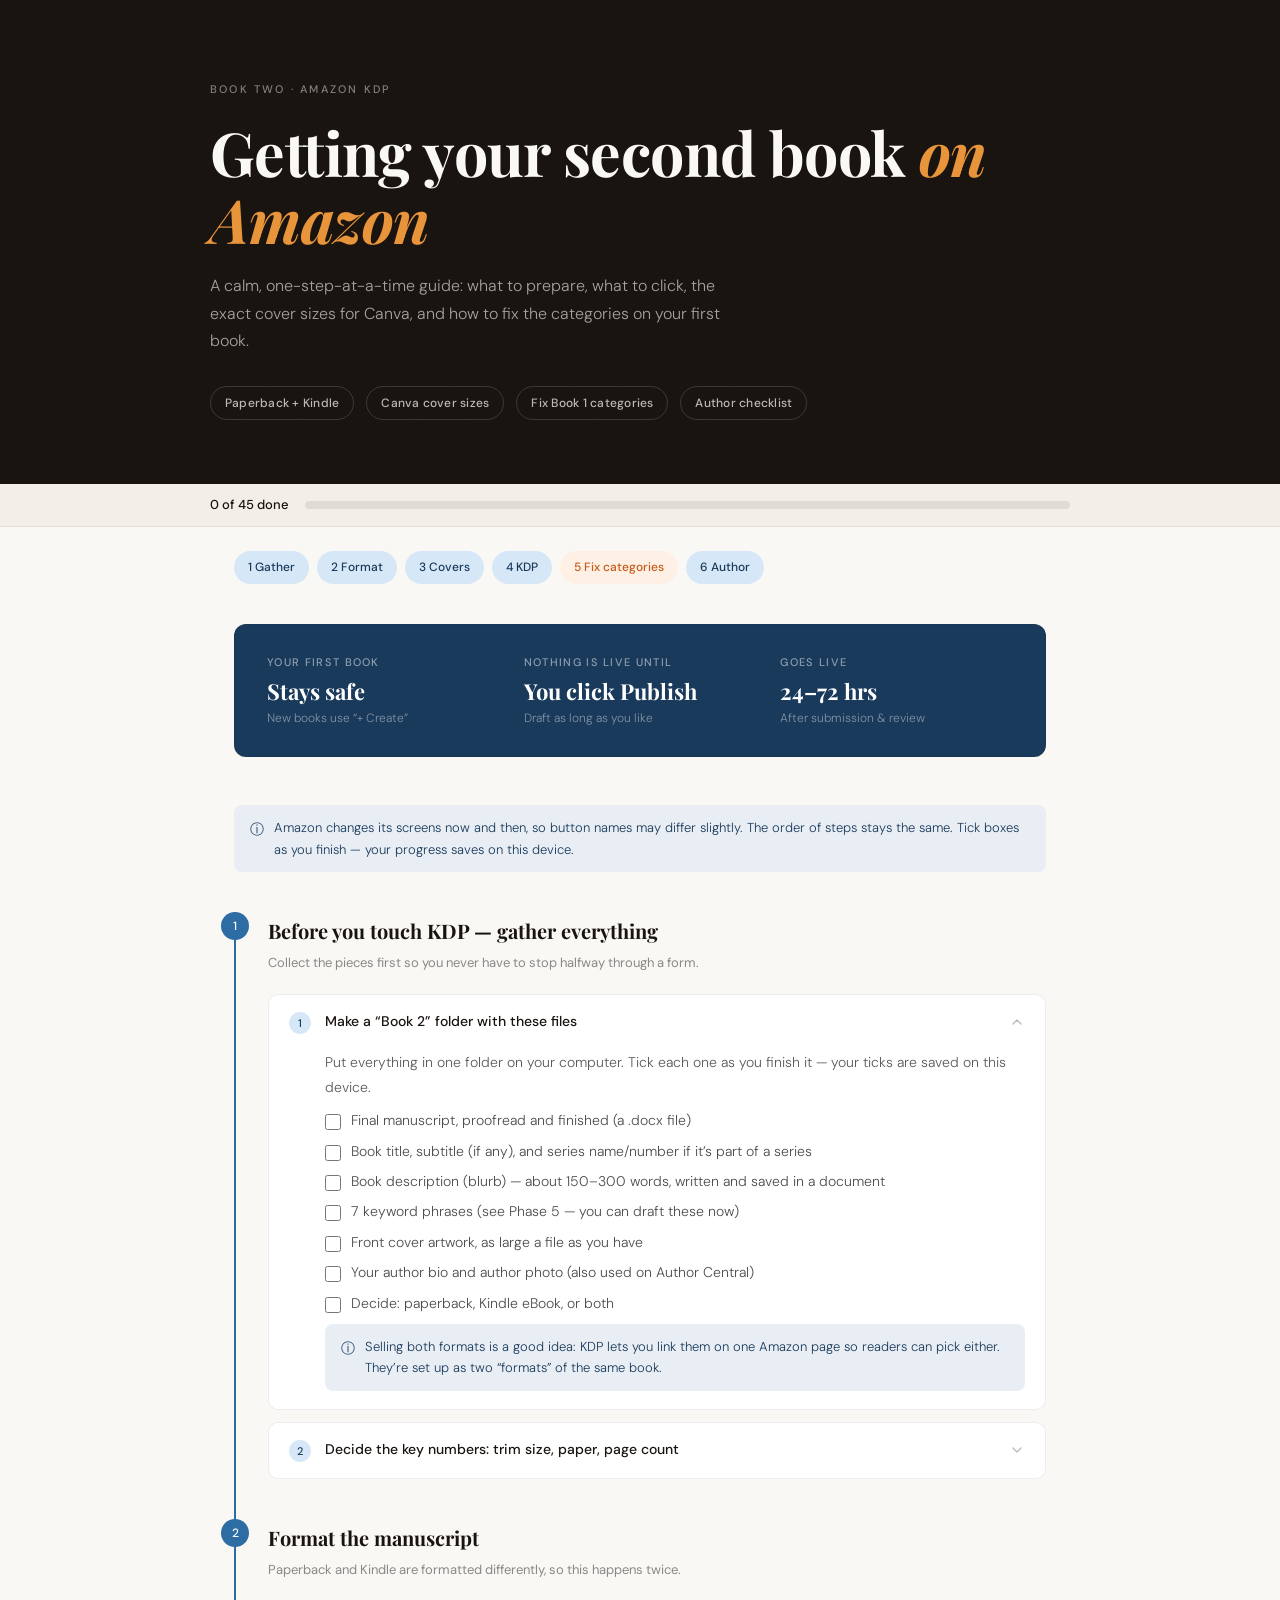
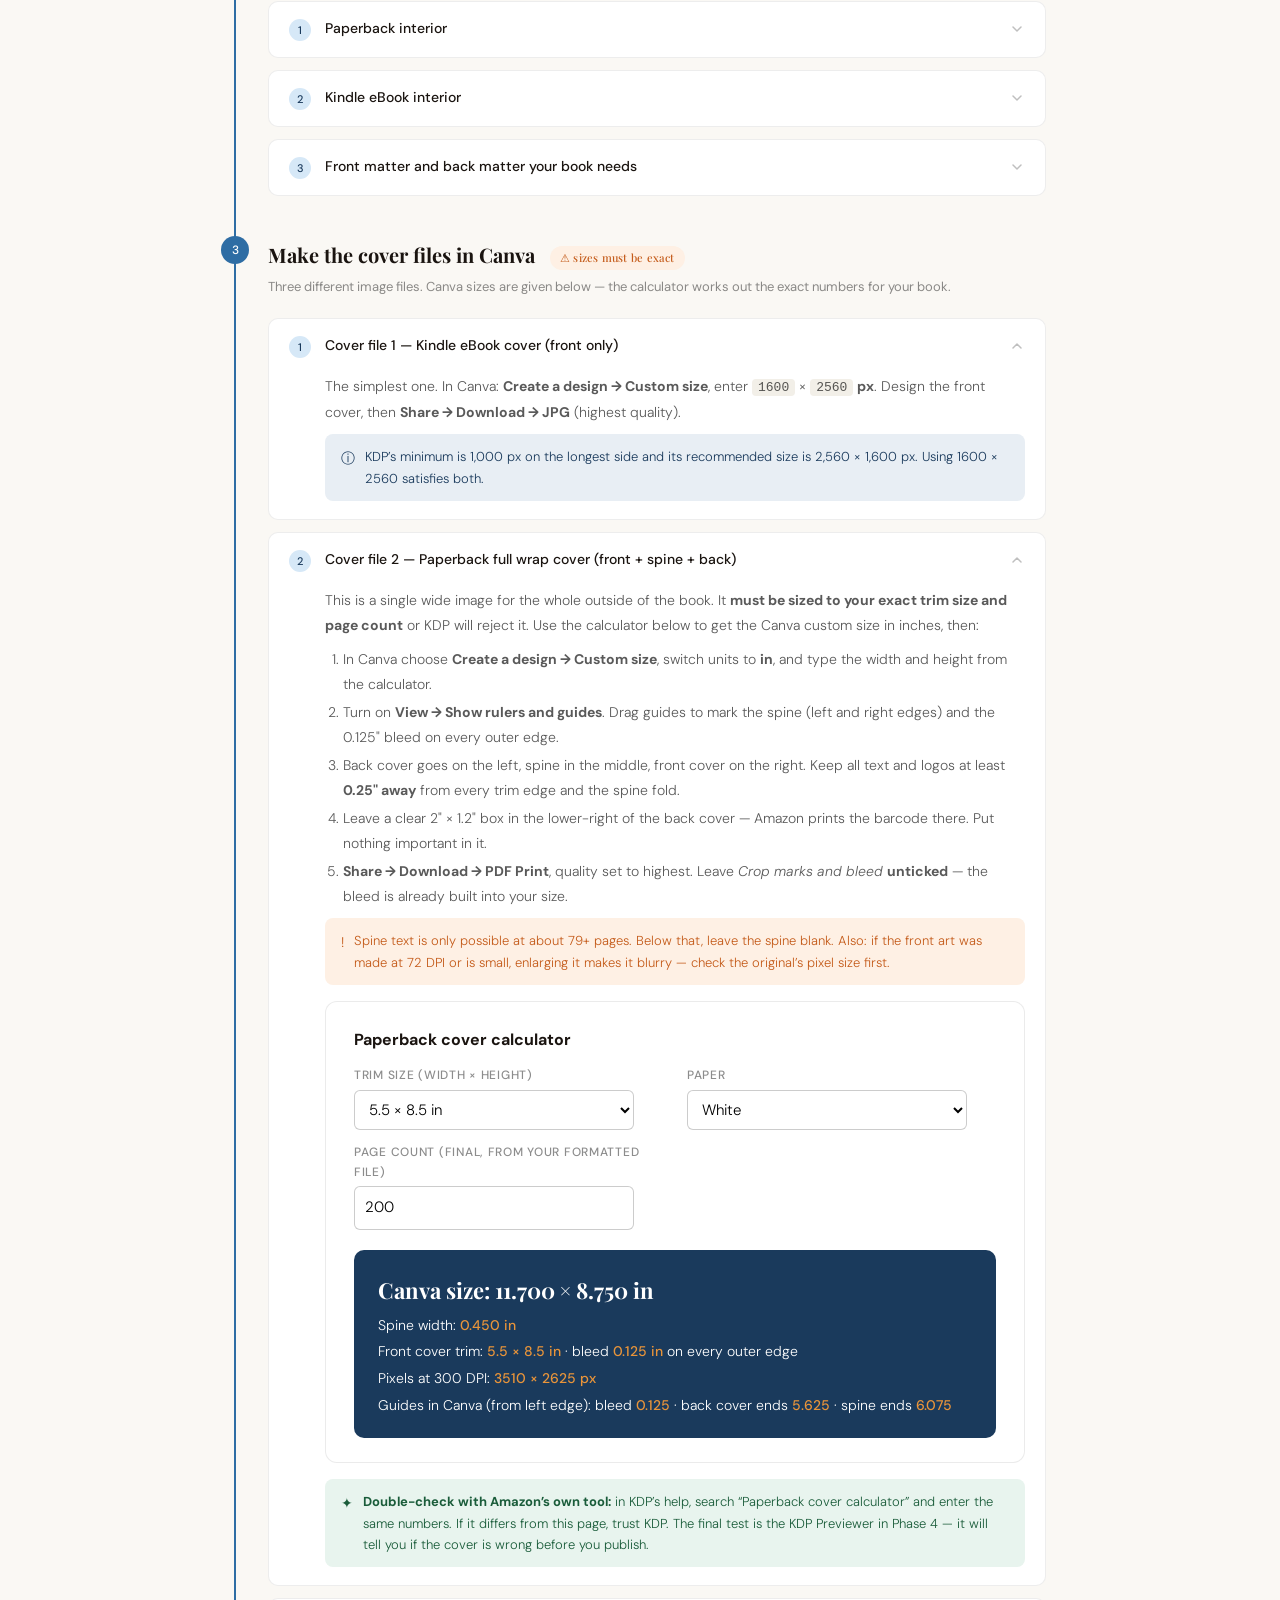
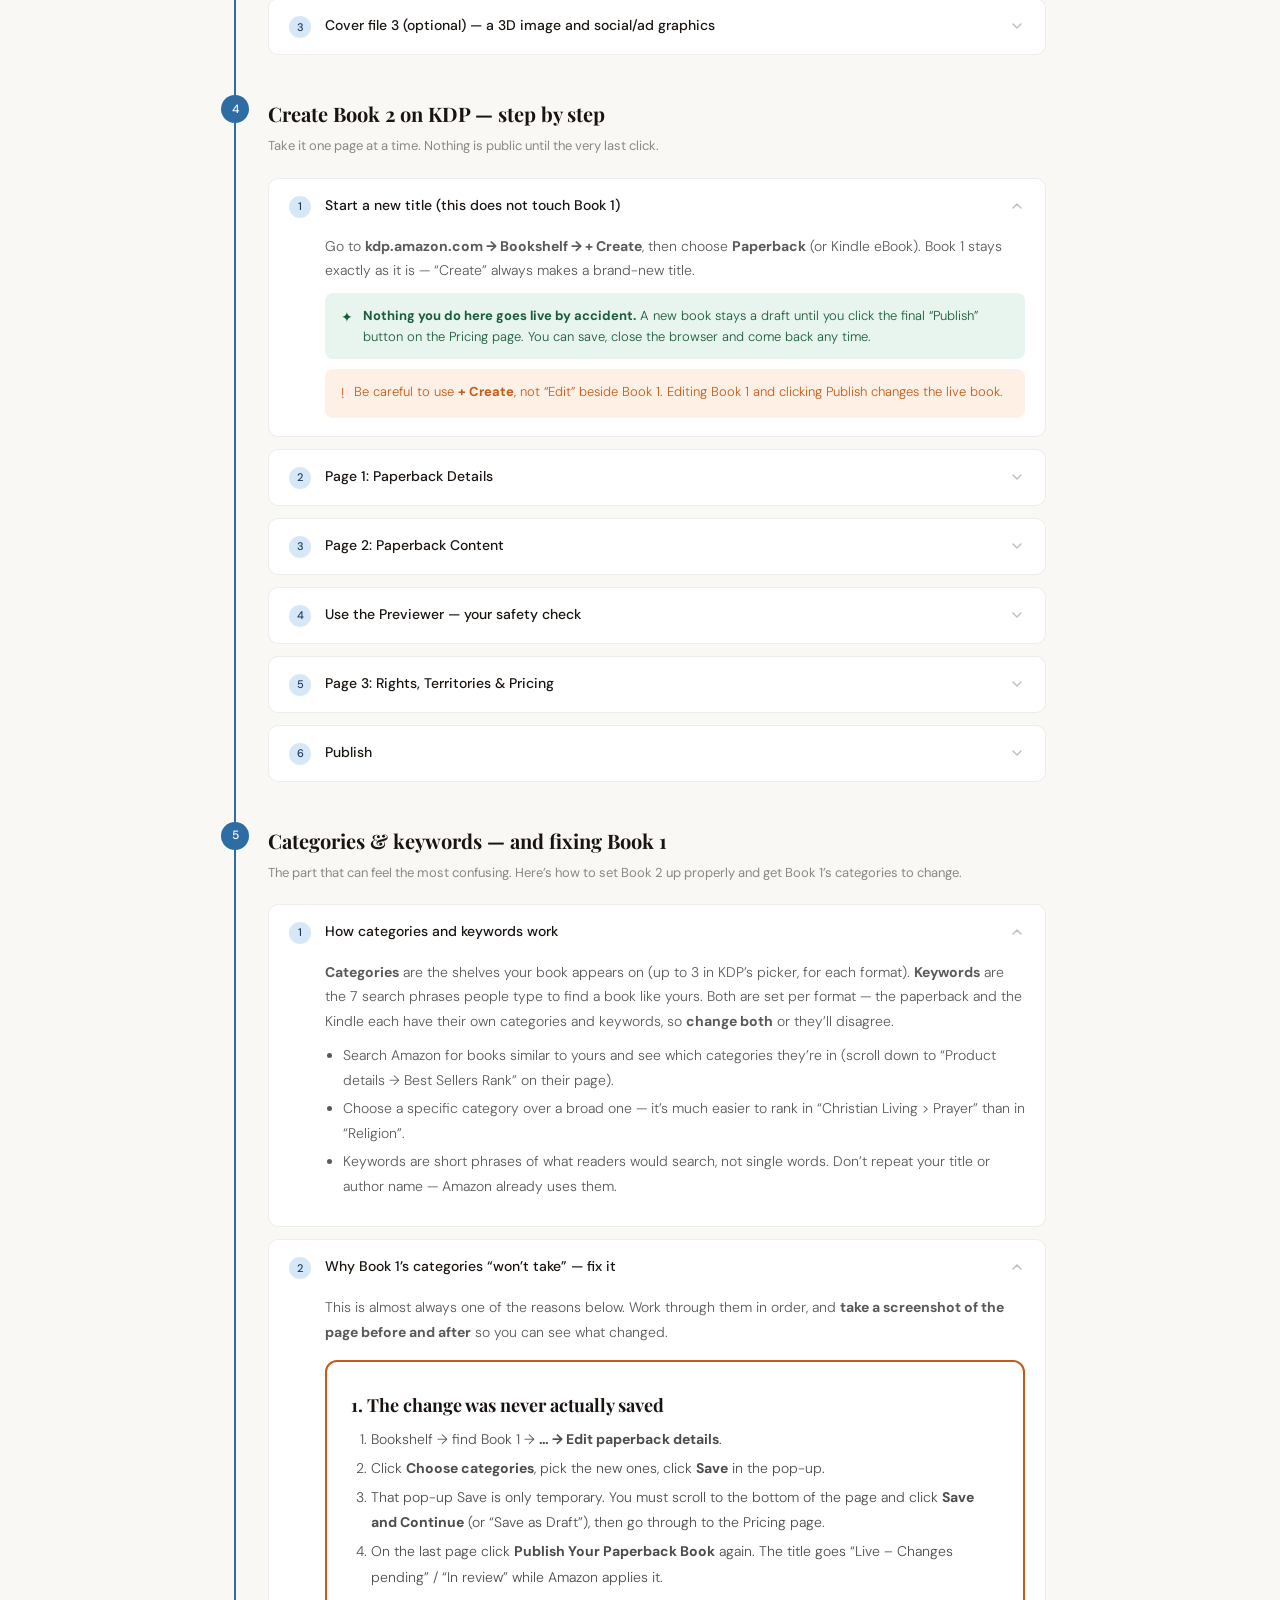
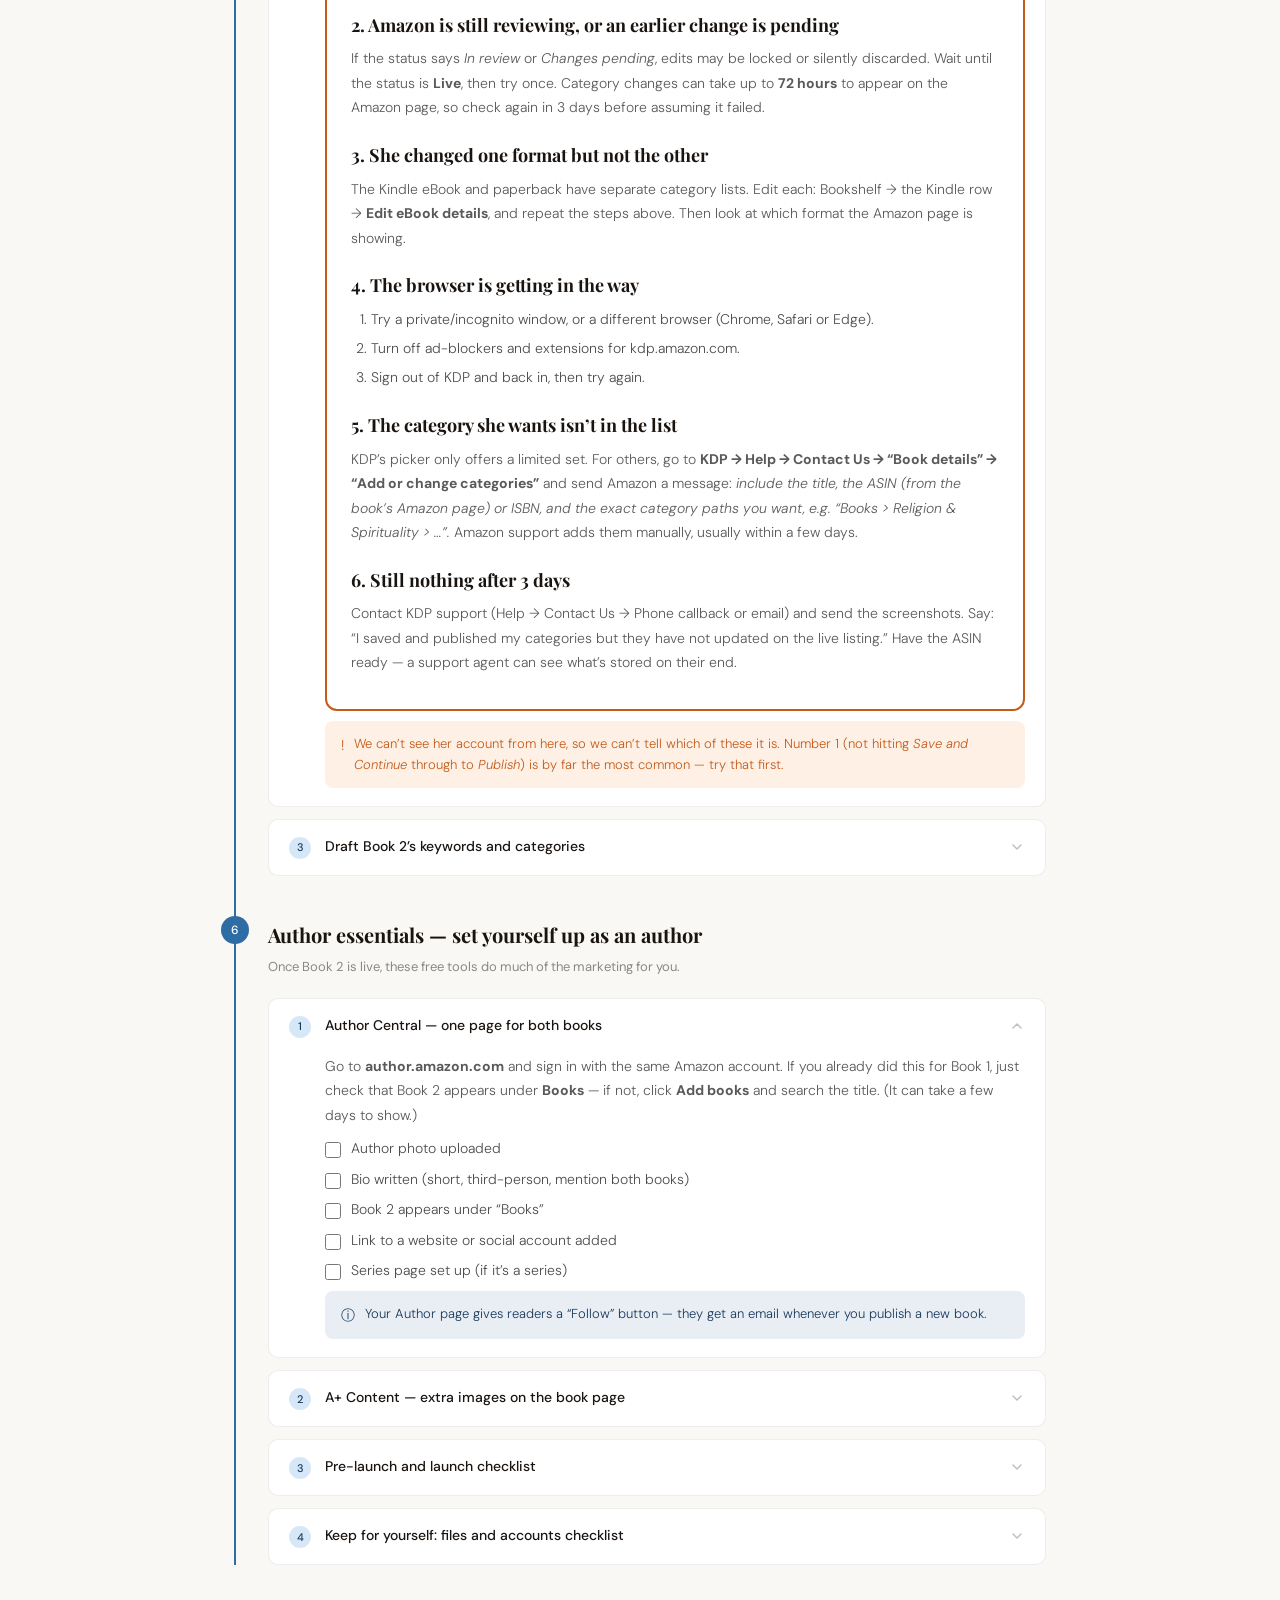
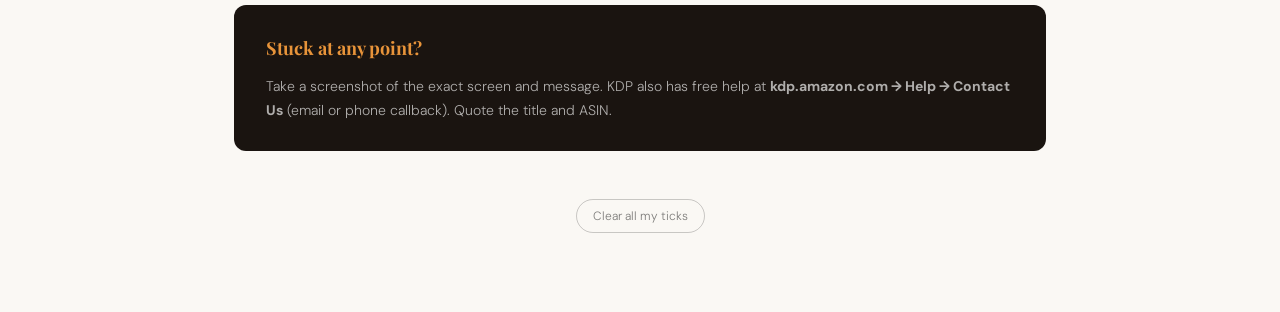
<file: index.html>
<!DOCTYPE html>
<html lang="en">
<head>
<meta charset="UTF-8">
<meta name="viewport" content="width=device-width, initial-scale=1.0">
<title>Book 2 on Amazon KDP — Step by Step</title>
<link href="https://fonts.googleapis.com/css2?family=Playfair+Display:ital,wght@0,400;0,700;1,400&family=DM+Sans:wght@300;400;500&display=swap" rel="stylesheet">
<style>
  :root {
    --ink: #1a1410;
    --paper: #faf8f4;
    --paper2: #f2efe8;
    --kdp-dark: #1a3a5c;
    --kdp-mid: #2e6da4;
    --kdp-light: #d6e8f7;
    --kdp-accent: #e8943a;
    --lulu-dark: #2d1a4a;
    --lulu-mid: #7b4fa6;
    --lulu-light: #ecdff7;
    --lulu-accent: #c45b8a;
    --warn: #c45b1a;
    --warn-bg: #fef0e4;
    --tip-bg: #e8f4ee;
    --tip: #1a5c3a;
    --note-bg: #e8eef4;
    --note: #1a3a5c;
  }

  * { box-sizing: border-box; margin: 0; padding: 0; }

  body {
    font-family: 'DM Sans', sans-serif;
    background: var(--paper);
    color: var(--ink);
    font-weight: 300;
    line-height: 1.7;
  }

  /* HERO */
  .hero {
    background: var(--ink);
    color: var(--paper);
    padding: 80px 48px 64px;
    position: relative;
    overflow: hidden;
  }
  .hero::before {
    content: '';
    position: absolute;
    inset: 0;
    background: repeating-linear-gradient(
      -45deg,
      transparent,
      transparent 40px,
      rgba(255,255,255,0.015) 40px,
      rgba(255,255,255,0.015) 41px
    );
  }
  .hero-inner { position: relative; max-width: 860px; margin: 0 auto; }
  .hero-kicker {
    font-family: 'DM Sans', sans-serif;
    font-size: 11px;
    font-weight: 500;
    letter-spacing: 0.2em;
    text-transform: uppercase;
    color: rgba(255,255,255,0.45);
    margin-bottom: 20px;
  }
  .hero h1 {
    font-family: 'Playfair Display', serif;
    font-size: clamp(2.2rem, 5vw, 3.8rem);
    font-weight: 700;
    line-height: 1.1;
    margin-bottom: 20px;
    letter-spacing: -0.01em;
  }
  .hero h1 em {
    font-style: italic;
    color: var(--kdp-accent);
  }
  .hero-sub {
    font-size: 16px;
    color: rgba(255,255,255,0.6);
    max-width: 520px;
    line-height: 1.7;
  }
  .hero-badges {
    display: flex;
    gap: 12px;
    margin-top: 32px;
    flex-wrap: wrap;
  }
  .hero-badge {
    font-size: 12px;
    font-weight: 500;
    padding: 6px 14px;
    border-radius: 40px;
    border: 1px solid rgba(255,255,255,0.15);
    color: rgba(255,255,255,0.7);
    letter-spacing: 0.02em;
  }

  /* COMPARISON BAR */
  .compare-bar {
    background: var(--paper2);
    border-bottom: 1px solid rgba(0,0,0,0.08);
    padding: 0;
    position: sticky;
    top: 0;
    z-index: 100;
  }
  .compare-inner {
    max-width: 860px;
    margin: 0 auto;
    display: grid;
    grid-template-columns: 1fr 1fr;
  }
  .compare-tab {
    padding: 16px 24px;
    display: flex;
    align-items: center;
    gap: 12px;
    cursor: pointer;
    transition: background 0.2s;
    border: none;
    background: transparent;
    text-align: left;
    font-family: 'DM Sans', sans-serif;
  }
  .compare-tab:first-child { border-right: 1px solid rgba(0,0,0,0.08); }
  .compare-tab.active-kdp { background: var(--kdp-dark); }
  .compare-tab.active-lulu { background: var(--lulu-dark); }
  .compare-tab .tab-dot {
    width: 10px; height: 10px; border-radius: 50%; flex-shrink: 0;
  }
  .kdp-dot { background: var(--kdp-accent); }
  .lulu-dot { background: var(--lulu-accent); }
  .tab-label { font-size: 13px; font-weight: 500; color: var(--ink); }
  .tab-sub { font-size: 11px; color: rgba(0,0,0,0.4); font-weight: 400; }
  .compare-tab.active-kdp .tab-label,
  .compare-tab.active-kdp .tab-sub { color: rgba(255,255,255,0.9); }
  .compare-tab.active-lulu .tab-label,
  .compare-tab.active-lulu .tab-sub { color: rgba(255,255,255,0.9); }
  .compare-tab.active-kdp .tab-sub,
  .compare-tab.active-lulu .tab-sub { color: rgba(255,255,255,0.5); }

  /* CONTENT */
  .content { max-width: 860px; margin: 0 auto; padding: 0 24px 80px; }

  /* GUIDE PANELS */
  .guide { display: none; }
  .guide.visible { display: block; }

  /* INTRO CARD */
  .intro-card {
    margin: 40px 0 48px;
    padding: 28px 32px;
    border-radius: 12px;
    display: grid;
    grid-template-columns: 1fr 1fr 1fr;
    gap: 24px;
    border: 1px solid rgba(0,0,0,0.07);
  }
  .intro-card.kdp-theme { background: var(--kdp-dark); }
  .intro-card.lulu-theme { background: var(--lulu-dark); }
  .intro-stat { }
  .stat-label {
    font-size: 11px;
    font-weight: 500;
    letter-spacing: 0.12em;
    text-transform: uppercase;
    margin-bottom: 6px;
    opacity: 0.5;
    color: #fff;
  }
  .stat-val {
    font-family: 'Playfair Display', serif;
    font-size: 22px;
    font-weight: 700;
    color: #fff;
    line-height: 1.2;
  }
  .stat-note { font-size: 12px; color: rgba(255,255,255,0.45); margin-top: 4px; }

  /* PHASES */
  .phases { display: flex; flex-direction: column; gap: 0; }

  .phase {
    border-left: 2px solid transparent;
    padding-left: 32px;
    position: relative;
    padding-bottom: 40px;
  }
  .phase:last-child { padding-bottom: 0; }
  .phase.kdp-phase { border-color: var(--kdp-mid); }
  .phase.lulu-phase { border-color: var(--lulu-mid); }

  .phase-node {
    position: absolute;
    left: -15px;
    top: 0;
    width: 28px;
    height: 28px;
    border-radius: 50%;
    display: flex;
    align-items: center;
    justify-content: center;
    font-size: 12px;
    font-weight: 500;
    color: #fff;
  }
  .kdp-node { background: var(--kdp-mid); }
  .lulu-node { background: var(--lulu-mid); }

  .phase-title {
    font-family: 'Playfair Display', serif;
    font-size: 20px;
    font-weight: 700;
    margin-bottom: 4px;
    margin-top: 2px;
    color: var(--ink);
  }
  .phase-desc {
    font-size: 13px;
    color: rgba(0,0,0,0.45);
    margin-bottom: 20px;
    font-weight: 400;
  }

  /* STEPS */
  .steps { display: flex; flex-direction: column; gap: 12px; }

  .step {
    background: #fff;
    border: 1px solid rgba(0,0,0,0.07);
    border-radius: 10px;
    overflow: hidden;
  }
  .step-header {
    padding: 16px 20px;
    display: flex;
    align-items: flex-start;
    gap: 14px;
    cursor: pointer;
    user-select: none;
  }
  .step-num {
    width: 22px;
    height: 22px;
    border-radius: 50%;
    display: flex;
    align-items: center;
    justify-content: center;
    font-size: 11px;
    font-weight: 500;
    flex-shrink: 0;
    margin-top: 1px;
  }
  .kdp-num { background: var(--kdp-light); color: var(--kdp-dark); }
  .lulu-num { background: var(--lulu-light); color: var(--lulu-dark); }

  .step-title-text {
    font-size: 14px;
    font-weight: 500;
    flex: 1;
    line-height: 1.5;
    color: var(--ink);
  }
  .step-chevron {
    width: 16px;
    height: 16px;
    flex-shrink: 0;
    margin-top: 3px;
    color: rgba(0,0,0,0.25);
    transition: transform 0.2s;
  }
  .step.open .step-chevron { transform: rotate(180deg); }

  .step-body {
    display: none;
    padding: 0 20px 18px 56px;
  }
  .step.open .step-body { display: block; }

  .step-detail {
    font-size: 14px;
    color: rgba(0,0,0,0.65);
    line-height: 1.75;
    margin-bottom: 10px;
  }

  /* CALLOUTS */
  .callout {
    border-radius: 8px;
    padding: 12px 16px;
    font-size: 13px;
    line-height: 1.65;
    margin-top: 10px;
    display: flex;
    gap: 10px;
    align-items: flex-start;
  }
  .callout-icon { font-size: 14px; flex-shrink: 0; margin-top: 1px; }
  .callout-text { flex: 1; }
  .callout-warn { background: var(--warn-bg); color: var(--warn); }
  .callout-tip { background: var(--tip-bg); color: var(--tip); }
  .callout-note { background: var(--note-bg); color: var(--note); }

  /* COVER BADGE */
  .cover-badge {
    display: inline-block;
    font-size: 11px;
    font-weight: 500;
    padding: 3px 10px;
    border-radius: 20px;
    background: var(--warn-bg);
    color: var(--warn);
    margin-left: 10px;
    vertical-align: middle;
    letter-spacing: 0.02em;
  }

  /* FOOTER COMPARISON */
  .bottom-compare {
    margin-top: 60px;
    border: 1px solid rgba(0,0,0,0.08);
    border-radius: 12px;
    overflow: hidden;
  }
  .bottom-compare h2 {
    font-family: 'Playfair Display', serif;
    font-size: 20px;
    font-weight: 700;
    padding: 24px 28px 20px;
    border-bottom: 1px solid rgba(0,0,0,0.07);
    background: var(--paper2);
  }
  .compare-table { width: 100%; border-collapse: collapse; }
  .compare-table th {
    font-size: 12px;
    font-weight: 500;
    letter-spacing: 0.08em;
    text-transform: uppercase;
    padding: 14px 20px;
    text-align: left;
    color: rgba(0,0,0,0.4);
    border-bottom: 1px solid rgba(0,0,0,0.07);
  }
  .compare-table th:nth-child(2) { background: rgba(46,109,164,0.06); }
  .compare-table th:nth-child(3) { background: rgba(123,79,166,0.06); }
  .compare-table td {
    padding: 14px 20px;
    font-size: 13px;
    border-bottom: 1px solid rgba(0,0,0,0.05);
    vertical-align: top;
    line-height: 1.6;
    color: rgba(0,0,0,0.7);
  }
  .compare-table tr:last-child td { border-bottom: none; }
  .compare-table td:first-child { font-weight: 500; color: var(--ink); width: 32%; }
  .compare-table td:nth-child(2) { background: rgba(46,109,164,0.04); }
  .compare-table td:nth-child(3) { background: rgba(123,79,166,0.04); }
  .col-kdp { color: var(--kdp-dark) !important; font-weight: 500 !important; }
  .col-lulu { color: var(--lulu-dark) !important; font-weight: 500 !important; }
  .win { display: inline-block; font-size: 11px; background: #e8f4ee; color: #1a5c3a; padding: 2px 8px; border-radius: 20px; font-weight: 500; margin-left: 6px; }

  /* HYBRID TIP */
  .hybrid-tip {
    margin-top: 40px;
    padding: 28px 32px;
    background: var(--ink);
    border-radius: 12px;
    color: #fff;
  }
  .hybrid-tip h3 {
    font-family: 'Playfair Display', serif;
    font-size: 18px;
    font-weight: 700;
    margin-bottom: 10px;
    color: var(--kdp-accent);
  }
  .hybrid-tip p { font-size: 14px; color: rgba(255,255,255,0.65); line-height: 1.75; }

  /* RESPONSIVE */
  @media (max-width: 640px) {
    .hero { padding: 48px 24px 40px; }
    .intro-card { grid-template-columns: 1fr; }
    .phase { padding-left: 24px; }
    .compare-table th:first-child, .compare-table td:first-child { display: none; }
    .hybrid-tip { padding: 24px 20px; }
    .bottom-compare h2 { padding: 20px 20px 16px; }
  }

  /* ANIMATIONS */
  @keyframes fadeUp {
    from { opacity: 0; transform: translateY(16px); }
    to { opacity: 1; transform: translateY(0); }
  }
  .guide.visible .phase {
    animation: fadeUp 0.3s ease both;
  }
  .guide.visible .phase:nth-child(1) { animation-delay: 0.05s; }
  .guide.visible .phase:nth-child(2) { animation-delay: 0.1s; }
  .guide.visible .phase:nth-child(3) { animation-delay: 0.15s; }
  .guide.visible .phase:nth-child(4) { animation-delay: 0.2s; }
  .guide.visible .phase:nth-child(5) { animation-delay: 0.25s; }
</style>
<style>
  .progress-bar{position:sticky;top:0;z-index:100;background:var(--paper2);border-bottom:1px solid rgba(0,0,0,.08);padding:10px 24px}
  .progress-inner{max-width:860px;margin:0 auto;display:flex;align-items:center;gap:16px;font-size:13px;font-weight:500}
  .track{flex:1;height:8px;background:rgba(0,0,0,.08);border-radius:8px;overflow:hidden}
  .fill{height:100%;width:0;background:var(--kdp-mid);transition:width .3s}
  .nav{max-width:860px;margin:24px auto 0;padding:0 24px;display:flex;flex-wrap:wrap;gap:8px}
  .nav a{font-size:12px;font-weight:500;padding:6px 14px;border-radius:40px;background:var(--kdp-light);color:var(--kdp-dark);text-decoration:none}
  .nav a.urgent{background:var(--warn-bg);color:var(--warn)}
  .check{display:flex;gap:10px;align-items:flex-start;font-size:14px;color:rgba(0,0,0,.7);line-height:1.6;margin:8px 0;cursor:pointer}
  .check input{margin-top:5px;width:16px;height:16px;flex-shrink:0;accent-color:var(--kdp-mid)}
  .check input:checked+span{text-decoration:line-through;opacity:.5}
  .step-body ul,.step-body ol{margin:0 0 10px 18px;font-size:14px;color:rgba(0,0,0,.65);line-height:1.75}
  .step-body li{margin-bottom:4px}
  .section-title{font-family:'Playfair Display',serif;font-size:26px;font-weight:700;margin:56px 0 8px}
  .section-sub{font-size:14px;color:rgba(0,0,0,.5);margin-bottom:24px}
  .calc{background:#fff;border:1px solid rgba(0,0,0,.08);border-radius:12px;padding:24px 28px;margin:16px 0}
  .calc label{display:block;font-size:12px;font-weight:500;letter-spacing:.06em;text-transform:uppercase;color:rgba(0,0,0,.45);margin:12px 0 4px}
  .calc select,.calc input[type=number]{font:inherit;font-size:15px;padding:8px 10px;border:1px solid rgba(0,0,0,.2);border-radius:6px;width:100%;max-width:280px;background:#fff}
  .calc-grid{display:grid;grid-template-columns:1fr 1fr;gap:0 24px}
  .result{margin-top:20px;background:var(--kdp-dark);color:#fff;border-radius:10px;padding:20px 24px;font-size:14px;line-height:1.9}
  .result b{color:var(--kdp-accent);font-weight:500}
  .result .big{font-family:'Playfair Display',serif;font-size:22px;font-weight:700;color:#fff}
  .size-table{width:100%;border-collapse:collapse;font-size:13px;background:#fff;border:1px solid rgba(0,0,0,.08);border-radius:10px;overflow:hidden;margin:12px 0}
  .size-table th{text-align:left;font-size:11px;letter-spacing:.08em;text-transform:uppercase;color:rgba(0,0,0,.45);padding:12px 16px;background:var(--paper2)}
  .size-table td{padding:12px 16px;border-top:1px solid rgba(0,0,0,.06);color:rgba(0,0,0,.7);vertical-align:top}
  .size-table td:first-child{font-weight:500;color:var(--ink)}
  .tbl-wrap{overflow-x:auto}
  .diagnose{background:#fff;border:2px solid var(--warn);border-radius:12px;padding:8px 24px 24px;margin-top:16px}
  .diagnose h3{font-family:'Playfair Display',serif;font-size:18px;margin:20px 0 6px}
  .diagnose ol{margin-left:20px;font-size:14px;color:rgba(0,0,0,.7);line-height:1.8}
  code{background:var(--paper2);padding:1px 6px;border-radius:4px;font-size:13px}
  .reset{margin-top:48px;text-align:center}
  .reset button{font:inherit;font-size:12px;background:none;border:1px solid rgba(0,0,0,.2);border-radius:20px;padding:6px 16px;cursor:pointer;color:rgba(0,0,0,.5)}
  @media(max-width:640px){.calc-grid{grid-template-columns:1fr}.progress-bar{padding:10px 16px}}
</style>
</head>
<body>

<div class="hero">
  <div class="hero-inner">
    <div class="hero-kicker">Book two · Amazon KDP</div>
    <h1>Getting your second book <em>on Amazon</em></h1>
    <p class="hero-sub">A calm, one-step-at-a-time guide: what to prepare, what to click, the exact cover sizes for Canva, and how to fix the categories on your first book.</p>
    <div class="hero-badges">
      <div class="hero-badge">Paperback + Kindle</div>
      <div class="hero-badge">Canva cover sizes</div>
      <div class="hero-badge">Fix Book 1 categories</div>
      <div class="hero-badge">Author checklist</div>
    </div>
  </div>
</div>

<div class="progress-bar"><div class="progress-inner"><span id="pcount">0 of 0 done</span><div class="track"><div class="fill" id="pfill"></div></div></div></div>

<div class="nav">
  <a href="#phase-1">1 Gather</a><a href="#phase-2">2 Format</a><a href="#phase-3">3 Covers</a><a href="#phase-4">4 KDP</a><a href="#phase-5" class="urgent">5 Fix categories</a><a href="#phase-6">6 Author</a>
</div>

<div class="content">
  <div class="intro-card kdp-theme">
    <div class="intro-stat"><div class="stat-label">Your first book</div><div class="stat-val">Stays safe</div><div class="stat-note">New books use “+ Create”</div></div>
    <div class="intro-stat"><div class="stat-label">Nothing is live until</div><div class="stat-val">You click Publish</div><div class="stat-note">Draft as long as you like</div></div>
    <div class="intro-stat"><div class="stat-label">Goes live</div><div class="stat-val">24–72 hrs</div><div class="stat-note">After submission &amp; review</div></div>
  </div>

  <div class="callout callout-note" style="margin-bottom:40px"><span class="callout-icon">ⓘ</span><span class="callout-text">Amazon changes its screens now and then, so button names may differ slightly. The order of steps stays the same. Tick boxes as you finish — your progress saves on this device.</span></div>

  <div class="phases">

      <div class="phase kdp-phase" id="phase-1">
        <div class="phase-node kdp-node">1</div>
        <div class="phase-title">Before you touch KDP — gather everything</div>
        <div class="phase-desc">Collect the pieces first so you never have to stop halfway through a form.</div>
        <div class="steps">
          <div class="step open">
            <div class="step-header" onclick="toggleStep(this)">
              <div class="step-num kdp-num">1</div>
              <div class="step-title-text">Make a “Book 2” folder with these files</div>
              <svg class="step-chevron" viewBox="0 0 16 16" fill="none"><path d="M4 6l4 4 4-4" stroke="currentColor" stroke-width="1.5" stroke-linecap="round" stroke-linejoin="round"/></svg>
            </div>
            <div class="step-body">
              <p class="step-detail">Put everything in one folder on your computer. Tick each one as you finish it — your ticks are saved on this device.</p>
              <label class="check"><input type="checkbox" data-id="g1"><span>Final manuscript, proofread and finished (a .docx file)</span></label>
              <label class="check"><input type="checkbox" data-id="g2"><span>Book title, subtitle (if any), and series name/number if it’s part of a series</span></label>
              <label class="check"><input type="checkbox" data-id="g3"><span>Book description (blurb) — about 150–300 words, written and saved in a document</span></label>
              <label class="check"><input type="checkbox" data-id="g4"><span>7 keyword phrases (see Phase 5 — you can draft these now)</span></label>
              <label class="check"><input type="checkbox" data-id="g5"><span>Front cover artwork, as large a file as you have</span></label>
              <label class="check"><input type="checkbox" data-id="g6"><span>Your author bio and author photo (also used on Author Central)</span></label>
              <label class="check"><input type="checkbox" data-id="g7"><span>Decide: paperback, Kindle eBook, or both</span></label>
              <div class="callout callout-note"><span class="callout-icon">ⓘ</span><span class="callout-text">Selling both formats is a good idea: KDP lets you link them on one Amazon page so readers can pick either. They’re set up as two “formats” of the same book.</span></div>
            </div>
          </div>
          <div class="step">
            <div class="step-header" onclick="toggleStep(this)">
              <div class="step-num kdp-num">2</div>
              <div class="step-title-text">Decide the key numbers: trim size, paper, page count</div>
              <svg class="step-chevron" viewBox="0 0 16 16" fill="none"><path d="M4 6l4 4 4-4" stroke="currentColor" stroke-width="1.5" stroke-linecap="round" stroke-linejoin="round"/></svg>
            </div>
            <div class="step-body">
              <p class="step-detail">Match what you did for Book 1 so the two books look like a set. Open Book 1 in your KDP Bookshelf → <strong>Edit paperback details/content</strong> and copy down its <em>trim size</em> and <em>paper color</em>. Your final page count is shown after you finish formatting — you need it for the cover spine.</p>
              <label class="check"><input type="checkbox" data-id="g8"><span>Trim size (e.g. 5.5 × 8.5 in): ______</span></label>
              <label class="check"><input type="checkbox" data-id="g9"><span>Paper: white or cream</span></label>
              <label class="check"><input type="checkbox" data-id="g10"><span>Page count (after formatting)</span></label>
              <div class="callout callout-tip"><span class="callout-icon">✦</span><span class="callout-text">Not sure? Copy Book 1 exactly. Looking at your first book’s page on KDP costs nothing and changes nothing as long as you don’t click Publish.</span></div>
            </div>
          </div>
        </div>
      </div>

      <div class="phase kdp-phase" id="phase-2">
        <div class="phase-node kdp-node">2</div>
        <div class="phase-title">Format the manuscript</div>
        <div class="phase-desc">Paperback and Kindle are formatted differently, so this happens twice.</div>
        <div class="steps">
          <div class="step">
            <div class="step-header" onclick="toggleStep(this)">
              <div class="step-num kdp-num">1</div>
              <div class="step-title-text">Paperback interior</div>
              <svg class="step-chevron" viewBox="0 0 16 16" fill="none"><path d="M4 6l4 4 4-4" stroke="currentColor" stroke-width="1.5" stroke-linecap="round" stroke-linejoin="round"/></svg>
            </div>
            <div class="step-body">
              <p class="step-detail">KDP takes a Word .docx or a PDF. Set the page size to your trim size (Layout → Size → More paper sizes). Margins: at least 0.5" top/bottom/outside and 0.75" on the inside (spine) edge — more inside margin for books over ~300 pages. Use Heading 1 for chapter titles, and make the first page of each chapter start on a new page.</p>
              <p class="step-detail">Easiest route: in KDP go to <strong>Help → Formatting a paperback manuscript</strong>, download the free Word template for your trim size, and paste your text into it.</p>
              <div class="callout callout-tip"><span class="callout-icon">✦</span><span class="callout-text">Ask the person who helped with Book 1 for the final interior file. Reusing its styles is the quickest way to make Book 2 match.</span></div>
            </div>
          </div>
          <div class="step">
            <div class="step-header" onclick="toggleStep(this)">
              <div class="step-num kdp-num">2</div>
              <div class="step-title-text">Kindle eBook interior</div>
              <svg class="step-chevron" viewBox="0 0 16 16" fill="none"><path d="M4 6l4 4 4-4" stroke="currentColor" stroke-width="1.5" stroke-linecap="round" stroke-linejoin="round"/></svg>
            </div>
            <div class="step-body">
              <p class="step-detail">Upload a clean .docx using Heading 1 for chapter titles and a real (automatic) table of contents. No manual page numbers or fixed layouts — Kindle text reflows. For a preview of how it will look on a device, use the free <strong>Kindle Create</strong> app, or the online previewer inside KDP.</p>
            </div>
          </div>
          <div class="step">
            <div class="step-header" onclick="toggleStep(this)">
              <div class="step-num kdp-num">3</div>
              <div class="step-title-text">Front matter and back matter your book needs</div>
              <svg class="step-chevron" viewBox="0 0 16 16" fill="none"><path d="M4 6l4 4 4-4" stroke="currentColor" stroke-width="1.5" stroke-linecap="round" stroke-linejoin="round"/></svg>
            </div>
            <div class="step-body">
              <p class="step-detail">Make sure the file includes each of these:</p>
              <label class="check"><input type="checkbox" data-id="f1"><span>Title page and copyright page (copyright year, “All rights reserved”, ISBN if you bought your own)</span></label>
              <label class="check"><input type="checkbox" data-id="f2"><span>Dedication / acknowledgments (optional)</span></label>
              <label class="check"><input type="checkbox" data-id="f3"><span>“About the author” page at the end with a short bio</span></label>
              <label class="check"><input type="checkbox" data-id="f4"><span>“Also by [Your Name]” page listing Book 1 — the easiest way to sell your first book is to put it in the back of your second</span></label>
              <label class="check"><input type="checkbox" data-id="f5"><span>Optional: a request to leave a review on Amazon, and your website/social link</span></label>
            </div>
          </div>
        </div>
      </div>

      <div class="phase kdp-phase" id="phase-3">
        <div class="phase-node kdp-node">3</div>
        <div class="phase-title">Make the cover files in Canva <span class="cover-badge">⚠ sizes must be exact</span></div>
        <div class="phase-desc">Three different image files. Canva sizes are given below — the calculator works out the exact numbers for your book.</div>
        <div class="steps">
          <div class="step open">
            <div class="step-header" onclick="toggleStep(this)">
              <div class="step-num kdp-num">1</div>
              <div class="step-title-text">Cover file 1 — Kindle eBook cover (front only)</div>
              <svg class="step-chevron" viewBox="0 0 16 16" fill="none"><path d="M4 6l4 4 4-4" stroke="currentColor" stroke-width="1.5" stroke-linecap="round" stroke-linejoin="round"/></svg>
            </div>
            <div class="step-body">
              <p class="step-detail">The simplest one. In Canva: <strong>Create a design → Custom size</strong>, enter <code>1600</code> × <code>2560</code> <strong>px</strong>. Design the front cover, then <strong>Share → Download → JPG</strong> (highest quality).</p>
              <div class="callout callout-note"><span class="callout-icon">ⓘ</span><span class="callout-text">KDP’s minimum is 1,000 px on the longest side and its recommended size is 2,560 × 1,600 px. Using 1600 × 2560 satisfies both.</span></div>
            </div>
          </div>
          <div class="step open">
            <div class="step-header" onclick="toggleStep(this)">
              <div class="step-num kdp-num">2</div>
              <div class="step-title-text">Cover file 2 — Paperback full wrap cover (front + spine + back)</div>
              <svg class="step-chevron" viewBox="0 0 16 16" fill="none"><path d="M4 6l4 4 4-4" stroke="currentColor" stroke-width="1.5" stroke-linecap="round" stroke-linejoin="round"/></svg>
            </div>
            <div class="step-body">
              <p class="step-detail">This is a single wide image for the whole outside of the book. It <strong>must be sized to your exact trim size and page count</strong> or KDP will reject it. Use the calculator below to get the Canva custom size in inches, then:</p><ol><li>In Canva choose <strong>Create a design → Custom size</strong>, switch units to <strong>in</strong>, and type the width and height from the calculator.</li><li>Turn on <strong>View → Show rulers and guides</strong>. Drag guides to mark the spine (left and right edges) and the 0.125" bleed on every outer edge.</li><li>Back cover goes on the left, spine in the middle, front cover on the right. Keep all text and logos at least <strong>0.25" away</strong> from every trim edge and the spine fold.</li><li>Leave a clear 2" × 1.2" box in the lower-right of the back cover — Amazon prints the barcode there. Put nothing important in it.</li><li><strong>Share → Download → PDF Print</strong>, quality set to highest. Leave <em>Crop marks and bleed</em> <strong>unticked</strong> — the bleed is already built into your size.</li></ol>
              <div class="callout callout-warn"><span class="callout-icon">!</span><span class="callout-text">Spine text is only possible at about 79+ pages. Below that, leave the spine blank. Also: if the front art was made at 72 DPI or is small, enlarging it makes it blurry — check the original’s pixel size first.</span></div>
              <div class="calc" id="calc">
                <strong>Paperback cover calculator</strong>
                <div class="calc-grid">
                  <div><label for="c-trim">Trim size (width × height)</label>
                  <select id="c-trim" onchange="calc()">
                    <option value="5,8">5 × 8 in</option>
                    <option value="5.25,8">5.25 × 8 in</option>
                    <option value="5.5,8.5" selected>5.5 × 8.5 in</option>
                    <option value="6,9">6 × 9 in</option>
                    <option value="8.5,11">8.5 × 11 in</option>
                  </select></div>
                  <div><label for="c-paper">Paper</label>
                  <select id="c-paper" onchange="calc()">
                    <option value="0.002252">White</option>
                    <option value="0.0025">Cream</option>
                  </select></div>
                  <div><label for="c-pages">Page count (final, from your formatted file)</label>
                  <input type="number" id="c-pages" value="200" min="24" max="828" oninput="calc()"></div>
                </div>
                <div class="result" id="c-out"></div>
              </div>
              <div class="callout callout-tip"><span class="callout-icon">✦</span><span class="callout-text"><strong>Double-check with Amazon’s own tool:</strong> in KDP’s help, search “Paperback cover calculator” and enter the same numbers. If it differs from this page, trust KDP. The final test is the KDP Previewer in Phase 4 — it will tell you if the cover is wrong before you publish.</span></div>
            </div>
          </div>
          <div class="step">
            <div class="step-header" onclick="toggleStep(this)">
              <div class="step-num kdp-num">3</div>
              <div class="step-title-text">Cover file 3 (optional) — a 3D image and social/ad graphics</div>
              <svg class="step-chevron" viewBox="0 0 16 16" fill="none"><path d="M4 6l4 4 4-4" stroke="currentColor" stroke-width="1.5" stroke-linecap="round" stroke-linejoin="round"/></svg>
            </div>
            <div class="step-body">
              <p class="step-detail">Handy for sharing the book. In Canva search “book mockup”, drop your front cover in, and download a PNG. These are for Instagram, your newsletter and your website — <strong>not uploaded to KDP</strong>.</p><div class="tbl-wrap"><table class="size-table"><tr><th>Use</th><th>Canva size</th></tr><tr><td>Instagram / Facebook post</td><td>1080 × 1080 px</td></tr><tr><td>Instagram / Facebook story</td><td>1080 × 1920 px</td></tr><tr><td>Facebook link / email banner</td><td>1200 × 630 px</td></tr></table></div>
            </div>
          </div>
        </div>
      </div>

      <div class="phase kdp-phase" id="phase-4">
        <div class="phase-node kdp-node">4</div>
        <div class="phase-title">Create Book 2 on KDP — step by step</div>
        <div class="phase-desc">Take it one page at a time. Nothing is public until the very last click.</div>
        <div class="steps">
          <div class="step open">
            <div class="step-header" onclick="toggleStep(this)">
              <div class="step-num kdp-num">1</div>
              <div class="step-title-text">Start a new title (this does not touch Book 1)</div>
              <svg class="step-chevron" viewBox="0 0 16 16" fill="none"><path d="M4 6l4 4 4-4" stroke="currentColor" stroke-width="1.5" stroke-linecap="round" stroke-linejoin="round"/></svg>
            </div>
            <div class="step-body">
              <p class="step-detail">Go to <strong>kdp.amazon.com → Bookshelf → + Create</strong>, then choose <strong>Paperback</strong> (or Kindle eBook). Book 1 stays exactly as it is — “Create” always makes a brand-new title.</p>
              <div class="callout callout-tip"><span class="callout-icon">✦</span><span class="callout-text"><strong>Nothing you do here goes live by accident.</strong> A new book stays a draft until you click the final “Publish” button on the Pricing page. You can save, close the browser and come back any time.</span></div>
              <div class="callout callout-warn"><span class="callout-icon">!</span><span class="callout-text">Be careful to use <strong>+ Create</strong>, not “Edit” beside Book 1. Editing Book 1 and clicking Publish changes the live book.</span></div>
            </div>
          </div>
          <div class="step">
            <div class="step-header" onclick="toggleStep(this)">
              <div class="step-num kdp-num">2</div>
              <div class="step-title-text">Page 1: Paperback Details</div>
              <svg class="step-chevron" viewBox="0 0 16 16" fill="none"><path d="M4 6l4 4 4-4" stroke="currentColor" stroke-width="1.5" stroke-linecap="round" stroke-linejoin="round"/></svg>
            </div>
            <div class="step-body">
              <p class="step-detail">Fill in each field:</p><ul><li><strong>Language</strong> — English.</li><li><strong>Book title / subtitle</strong> — must exactly match the title on the cover and title page.</li><li><strong>Series</strong> — only if this is part of a series. If so, link it to Book 1 here.</li><li><strong>Author</strong> — same pen name as Book 1 so both land on one Author page.</li><li><strong>Description</strong> — paste your blurb (you can use simple bold/italics).</li><li><strong>Publishing rights</strong> — “I own the copyright”.</li><li><strong>Keywords</strong> — your 7 phrases (see Phase 5).</li><li><strong>Categories</strong> — pick up to 3 (see Phase 5).</li><li><strong>Age range / adult content</strong> — answer honestly.</li></ul>
              <p class="step-detail">Click <strong>Save and Continue</strong> at the bottom. Just closing the page does not save everything.</p>
            </div>
          </div>
          <div class="step">
            <div class="step-header" onclick="toggleStep(this)">
              <div class="step-num kdp-num">3</div>
              <div class="step-title-text">Page 2: Paperback Content</div>
              <svg class="step-chevron" viewBox="0 0 16 16" fill="none"><path d="M4 6l4 4 4-4" stroke="currentColor" stroke-width="1.5" stroke-linecap="round" stroke-linejoin="round"/></svg>
            </div>
            <div class="step-body">
              <p class="step-detail">In order:</p><ol><li><strong>ISBN</strong> — click “Assign me a free KDP ISBN” (easiest; Amazon is then listed as publisher), or use your own if you bought one.</li><li><strong>Print options</strong> — Interior: black &amp; white; paper: white or cream (as decided); trim size as decided; <strong>bleed</strong>: “No bleed” for text-only interiors; cover finish: matte or glossy (match Book 1).</li><li><strong>Manuscript</strong> — upload your .docx or PDF.</li><li><strong>Book cover</strong> — choose “Upload a cover you already have (print-ready PDF only)” and upload your Canva PDF.</li><li><strong>AI-generated content</strong> — answer the question honestly (Amazon requires disclosure of AI-generated text/images/translations).</li><li>Click <strong>Launch Previewer</strong>.</li></ol>
            </div>
          </div>
          <div class="step">
            <div class="step-header" onclick="toggleStep(this)">
              <div class="step-num kdp-num">4</div>
              <div class="step-title-text">Use the Previewer — your safety check</div>
              <svg class="step-chevron" viewBox="0 0 16 16" fill="none"><path d="M4 6l4 4 4-4" stroke="currentColor" stroke-width="1.5" stroke-linecap="round" stroke-linejoin="round"/></svg>
            </div>
            <div class="step-body">
              <p class="step-detail">KDP shows errors (red) and warnings (yellow). Page through every page, especially the first pages, chapter starts, and the cover.</p><ul><li><strong>“Cover is the wrong size”</strong> — your page count or trim size doesn’t match what the calculator used. Re-run it with the page count KDP shows and resize in Canva.</li><li><strong>Text outside margins</strong> — adjust margins in Word and re-upload.</li><li><strong>Image resolution warnings</strong> — replace with a higher resolution picture.</li></ul>
              <p class="step-detail">When it says no issues, click <strong>Approve</strong>, then <strong>Save and Continue</strong>.</p>
              <label class="check"><input type="checkbox" data-id="p1"><span>Previewer approved with no errors</span></label>
            </div>
          </div>
          <div class="step">
            <div class="step-header" onclick="toggleStep(this)">
              <div class="step-num kdp-num">5</div>
              <div class="step-title-text">Page 3: Rights, Territories &amp; Pricing</div>
              <svg class="step-chevron" viewBox="0 0 16 16" fill="none"><path d="M4 6l4 4 4-4" stroke="currentColor" stroke-width="1.5" stroke-linecap="round" stroke-linejoin="round"/></svg>
            </div>
            <div class="step-body">
              <p class="step-detail"><strong>Territories:</strong> “All territories”. <strong>Primary marketplace:</strong> Amazon.com. Set the <strong>list price</strong> — KDP shows the minimum for your page count and what you’ll earn (royalty 60% of list price minus printing cost for paperback). Look at Book 1’s price for guidance. For Kindle: choose the 70% royalty option if the price is $2.99–$9.99.</p>
              <p class="step-detail">Optional: order a <strong>proof copy</strong> (printed at cost, marked “not for resale”) before publishing — strongly recommended. Click “Order proof copy”, check it when it arrives, then come back and publish.</p>
              <div class="callout callout-tip"><span class="callout-icon">✦</span><span class="callout-text">A proof copy is the only way to see the real colors and whether the spine text lines up. It usually takes 5–10 days to arrive.</span></div>
            </div>
          </div>
          <div class="step">
            <div class="step-header" onclick="toggleStep(this)">
              <div class="step-num kdp-num">6</div>
              <div class="step-title-text">Publish</div>
              <svg class="step-chevron" viewBox="0 0 16 16" fill="none"><path d="M4 6l4 4 4-4" stroke="currentColor" stroke-width="1.5" stroke-linecap="round" stroke-linejoin="round"/></svg>
            </div>
            <div class="step-body">
              <p class="step-detail">Click <strong>Publish Your Paperback Book</strong>. The status becomes “In review” and usually goes live in 24–72 hours (can occasionally take longer). You’ll get an email either way. Then repeat the same flow for the Kindle eBook (<strong>+ Create → Kindle eBook</strong>, or the “Create eBook” link from the paperback’s row), where you can skip ISBN and trim size.</p>
              <label class="check"><input type="checkbox" data-id="p2"><span>Paperback submitted</span></label>
              <label class="check"><input type="checkbox" data-id="p3"><span>Kindle eBook submitted</span></label>
              <div class="callout callout-note"><span class="callout-icon">ⓘ</span><span class="callout-text">After both are live, Amazon usually links them on one page automatically within a few days. If not, use <strong>Contact Us → Combine/link formats</strong> in KDP.</span></div>
            </div>
          </div>
        </div>
      </div>

      <div class="phase kdp-phase" id="phase-5">
        <div class="phase-node kdp-node">5</div>
        <div class="phase-title">Categories &amp; keywords — and fixing Book 1</div>
        <div class="phase-desc">The part that can feel the most confusing. Here’s how to set Book 2 up properly and get Book 1’s categories to change.</div>
        <div class="steps">
          <div class="step open">
            <div class="step-header" onclick="toggleStep(this)">
              <div class="step-num kdp-num">1</div>
              <div class="step-title-text">How categories and keywords work</div>
              <svg class="step-chevron" viewBox="0 0 16 16" fill="none"><path d="M4 6l4 4 4-4" stroke="currentColor" stroke-width="1.5" stroke-linecap="round" stroke-linejoin="round"/></svg>
            </div>
            <div class="step-body">
              <p class="step-detail"><strong>Categories</strong> are the shelves your book appears on (up to 3 in KDP’s picker, for each format). <strong>Keywords</strong> are the 7 search phrases people type to find a book like yours. Both are set per format — the paperback and the Kindle each have their own categories and keywords, so <strong>change both</strong> or they’ll disagree.</p><ul><li>Search Amazon for books similar to yours and see which categories they’re in (scroll down to “Product details → Best Sellers Rank” on their page).</li><li>Choose a specific category over a broad one — it’s much easier to rank in “Christian Living &gt; Prayer” than in “Religion”.</li><li>Keywords are short phrases of what readers would search, not single words. Don’t repeat your title or author name — Amazon already uses them.</li></ul>
            </div>
          </div>
          <div class="step open">
            <div class="step-header" onclick="toggleStep(this)">
              <div class="step-num kdp-num">2</div>
              <div class="step-title-text">Why Book 1’s categories “won’t take” — fix it</div>
              <svg class="step-chevron" viewBox="0 0 16 16" fill="none"><path d="M4 6l4 4 4-4" stroke="currentColor" stroke-width="1.5" stroke-linecap="round" stroke-linejoin="round"/></svg>
            </div>
            <div class="step-body">
              <p class="step-detail">This is almost always one of the reasons below. Work through them in order, and <strong>take a screenshot of the page before and after</strong> so you can see what changed.</p>
              <div class="diagnose">
                <h3>1. The change was never actually saved</h3>
                <ol><li>Bookshelf → find Book 1 → <strong>… → Edit paperback details</strong>.</li><li>Click <strong>Choose categories</strong>, pick the new ones, click <strong>Save</strong> in the pop-up.</li><li>That pop-up Save is only temporary. You must scroll to the bottom of the page and click <strong>Save and Continue</strong> (or “Save as Draft”), then go through to the Pricing page.</li><li>On the last page click <strong>Publish Your Paperback Book</strong> again. The title goes “Live – Changes pending” / “In review” while Amazon applies it.</li></ol>
                <h3>2. Amazon is still reviewing, or an earlier change is pending</h3>
                <p class="step-detail">If the status says <em>In review</em> or <em>Changes pending</em>, edits may be locked or silently discarded. Wait until the status is <strong>Live</strong>, then try once. Category changes can take up to <strong>72 hours</strong> to appear on the Amazon page, so check again in 3 days before assuming it failed.</p>
                <h3>3. She changed one format but not the other</h3>
                <p class="step-detail">The Kindle eBook and paperback have separate category lists. Edit each: Bookshelf → the Kindle row → <strong>Edit eBook details</strong>, and repeat the steps above. Then look at which format the Amazon page is showing.</p>
                <h3>4. The browser is getting in the way</h3>
                <ol><li>Try a private/incognito window, or a different browser (Chrome, Safari or Edge).</li><li>Turn off ad-blockers and extensions for kdp.amazon.com.</li><li>Sign out of KDP and back in, then try again.</li></ol>
                <h3>5. The category she wants isn’t in the list</h3>
                <p class="step-detail">KDP’s picker only offers a limited set. For others, go to <strong>KDP → Help → Contact Us → “Book details” → “Add or change categories”</strong> and send Amazon a message: <em>include the title, the ASIN (from the book’s Amazon page) or ISBN, and the exact category paths you want, e.g. “Books &gt; Religion &amp; Spirituality &gt; …”.</em> Amazon support adds them manually, usually within a few days.</p>
                <h3>6. Still nothing after 3 days</h3>
                <p class="step-detail">Contact KDP support (Help → Contact Us → Phone callback or email) and send the screenshots. Say: “I saved and published my categories but they have not updated on the live listing.” Have the ASIN ready — a support agent can see what’s stored on their end.</p>
              </div>
              <div class="callout callout-warn"><span class="callout-icon">!</span><span class="callout-text">We can’t see her account from here, so we can’t tell which of these it is. Number 1 (not hitting <em>Save and Continue</em> through to <em>Publish</em>) is by far the most common — try that first.</span></div>
            </div>
          </div>
          <div class="step">
            <div class="step-header" onclick="toggleStep(this)">
              <div class="step-num kdp-num">3</div>
              <div class="step-title-text">Draft Book 2’s keywords and categories</div>
              <svg class="step-chevron" viewBox="0 0 16 16" fill="none"><path d="M4 6l4 4 4-4" stroke="currentColor" stroke-width="1.5" stroke-linecap="round" stroke-linejoin="round"/></svg>
            </div>
            <div class="step-body">
              <p class="step-detail">Fill in your list now; copy/paste into KDP:</p>
              <label class="check"><input type="checkbox" data-id="k1"><span>Keyword 1: ______</span></label>
              <label class="check"><input type="checkbox" data-id="k2"><span>Keyword 2: ______</span></label>
              <label class="check"><input type="checkbox" data-id="k3"><span>Keyword 3: ______</span></label>
              <label class="check"><input type="checkbox" data-id="k4"><span>Keyword 4: ______</span></label>
              <label class="check"><input type="checkbox" data-id="k5"><span>Keyword 5: ______</span></label>
              <label class="check"><input type="checkbox" data-id="k6"><span>Keyword 6: ______</span></label>
              <label class="check"><input type="checkbox" data-id="k7"><span>Keyword 7: ______</span></label>
              <label class="check"><input type="checkbox" data-id="k8"><span>Category 1 chosen (most specific one that fits)</span></label>
              <label class="check"><input type="checkbox" data-id="k9"><span>Category 2 chosen</span></label>
              <label class="check"><input type="checkbox" data-id="k10"><span>Category 3 chosen</span></label>
              <div class="callout callout-tip"><span class="callout-icon">✦</span><span class="callout-text">Copy Book 1’s keywords as a starting point, then swap in phrases specific to Book 2. Don’t be afraid to refresh keywords every few months — they can be changed any time.</span></div>
            </div>
          </div>
        </div>
      </div>

      <div class="phase kdp-phase" id="phase-6">
        <div class="phase-node kdp-node">6</div>
        <div class="phase-title">Author essentials — set yourself up as an author</div>
        <div class="phase-desc">Once Book 2 is live, these free tools do much of the marketing for you.</div>
        <div class="steps">
          <div class="step open">
            <div class="step-header" onclick="toggleStep(this)">
              <div class="step-num kdp-num">1</div>
              <div class="step-title-text">Author Central — one page for both books</div>
              <svg class="step-chevron" viewBox="0 0 16 16" fill="none"><path d="M4 6l4 4 4-4" stroke="currentColor" stroke-width="1.5" stroke-linecap="round" stroke-linejoin="round"/></svg>
            </div>
            <div class="step-body">
              <p class="step-detail">Go to <strong>author.amazon.com</strong> and sign in with the same Amazon account. If you already did this for Book 1, just check that Book 2 appears under <strong>Books</strong> — if not, click <strong>Add books</strong> and search the title. (It can take a few days to show.)</p>
              <label class="check"><input type="checkbox" data-id="a1"><span>Author photo uploaded</span></label>
              <label class="check"><input type="checkbox" data-id="a2"><span>Bio written (short, third-person, mention both books)</span></label>
              <label class="check"><input type="checkbox" data-id="a3"><span>Book 2 appears under “Books”</span></label>
              <label class="check"><input type="checkbox" data-id="a4"><span>Link to a website or social account added</span></label>
              <label class="check"><input type="checkbox" data-id="a5"><span>Series page set up (if it’s a series)</span></label>
              <div class="callout callout-note"><span class="callout-icon">ⓘ</span><span class="callout-text">Your Author page gives readers a “Follow” button — they get an email whenever you publish a new book.</span></div>
            </div>
          </div>
          <div class="step">
            <div class="step-header" onclick="toggleStep(this)">
              <div class="step-num kdp-num">2</div>
              <div class="step-title-text">A+ Content — extra images on the book page</div>
              <svg class="step-chevron" viewBox="0 0 16 16" fill="none"><path d="M4 6l4 4 4-4" stroke="currentColor" stroke-width="1.5" stroke-linecap="round" stroke-linejoin="round"/></svg>
            </div>
            <div class="step-body">
              <p class="step-detail">Under KDP’s <strong>Marketing</strong> tab (next to the book on your Bookshelf), A+ Content lets you add pictures and text below the description. It’s optional but boosts sales. Make images in Canva at the size KDP gives for each module (it’s shown in the editor — common ones are around <strong>970 × 600 px</strong> for banner images and <strong>300 × 300 px</strong> for small ones). Save as JPG or PNG under 5 MB.</p>
              <label class="check"><input type="checkbox" data-id="b1"><span>Banner with the cover and a tag line</span></label>
              <label class="check"><input type="checkbox" data-id="b2"><span>Author photo + short bio image</span></label>
              <label class="check"><input type="checkbox" data-id="b3"><span>Image showing Book 1 and Book 2 together</span></label>
            </div>
          </div>
          <div class="step">
            <div class="step-header" onclick="toggleStep(this)">
              <div class="step-num kdp-num">3</div>
              <div class="step-title-text">Pre-launch and launch checklist</div>
              <svg class="step-chevron" viewBox="0 0 16 16" fill="none"><path d="M4 6l4 4 4-4" stroke="currentColor" stroke-width="1.5" stroke-linecap="round" stroke-linejoin="round"/></svg>
            </div>
            <div class="step-body">
              <label class="check"><input type="checkbox" data-id="l1"><span>Ask 5–10 friends to leave an honest review the first week it’s live</span></label>
              <label class="check"><input type="checkbox" data-id="l2"><span>Put Book 2 on your website, newsletter or social accounts</span></label>
              <label class="check"><input type="checkbox" data-id="l3"><span>Add Book 2 to the “Also by” page of Book 1 (edit and republish Book 1’s interior — only if you want to!)</span></label>
              <label class="check"><input type="checkbox" data-id="l4"><span>Optional: KDP Select (Kindle only) gives free-promotion and Kindle Unlimited access but requires 90 days of exclusivity — skip if unsure</span></label>
              <label class="check"><input type="checkbox" data-id="l5"><span>Set a calendar reminder to check sales/royalties monthly in KDP → Reports</span></label>
            </div>
          </div>
          <div class="step">
            <div class="step-header" onclick="toggleStep(this)">
              <div class="step-num kdp-num">4</div>
              <div class="step-title-text">Keep for yourself: files and accounts checklist</div>
              <svg class="step-chevron" viewBox="0 0 16 16" fill="none"><path d="M4 6l4 4 4-4" stroke="currentColor" stroke-width="1.5" stroke-linecap="round" stroke-linejoin="round"/></svg>
            </div>
            <div class="step-body">
              <p class="step-detail">Create a safe place (a cloud folder) holding:</p>
              <label class="check"><input type="checkbox" data-id="s1"><span>Final interior files and cover files for both books (editable Canva link + PDF)</span></label>
              <label class="check"><input type="checkbox" data-id="s2"><span>Your KDP and Author Central login emails (ideally in a password manager)</span></label>
              <label class="check"><input type="checkbox" data-id="s3"><span>ISBNs, ASINs and the date each book went live</span></label>
              <label class="check"><input type="checkbox" data-id="s4"><span>Tax and payment information up to date in KDP (Account → Your Account)</span></label>
            </div>
          </div>
        </div>
      </div>

  </div>

  <div class="hybrid-tip">
    <h3>Stuck at any point?</h3>
    <p>Take a screenshot of the exact screen and message. KDP also has free help at <strong>kdp.amazon.com → Help → Contact Us</strong> (email or phone callback). Quote the title and ASIN.</p>
  </div>
  <div class="reset"><button onclick="resetAll()">Clear all my ticks</button></div>
</div>

<script>
  function toggleStep(header) { header.closest('.step').classList.toggle('open'); }

  var KEY = 'kdp-book2-progress';
  function load() { try { return JSON.parse(localStorage.getItem(KEY)) || {}; } catch (e) { return {}; } }
  function save(d) { try { localStorage.setItem(KEY, JSON.stringify(d)); } catch (e) {} }
  var boxes = document.querySelectorAll('input[data-id]');
  function updateProgress() {
    var done = 0;
    boxes.forEach(function (b) { if (b.checked) done++; });
    document.getElementById('pcount').textContent = done + ' of ' + boxes.length + ' done';
    document.getElementById('pfill').style.width = (boxes.length ? done / boxes.length * 100 : 0) + '%';
  }
  var saved = load();
  boxes.forEach(function (b) {
    b.checked = !!saved[b.dataset.id];
    b.addEventListener('change', function () {
      var d = load(); d[b.dataset.id] = b.checked; save(d); updateProgress();
    });
  });
  function resetAll() {
    if (!confirm('Clear all ticks?')) return;
    save({}); boxes.forEach(function (b) { b.checked = false; }); updateProgress();
  }
  updateProgress();

  // Full-wrap paperback cover: width = 2*trim + spine + 0.25 bleed; height = trim height + 0.25
  function calc() {
    var t = document.getElementById('c-trim').value.split(',').map(Number);
    var perPage = Number(document.getElementById('c-paper').value);
    var pages = Number(document.getElementById('c-pages').value);
    var out = document.getElementById('c-out');
    if (!(pages >= 24)) { out.textContent = 'Enter a page count of 24 or more.'; return; }
    var spine = pages * perPage;
    var w = 2 * t[0] + spine + 0.25, h = t[1] + 0.25;
    var f = function (n) { return n.toFixed(3); };
    out.innerHTML = '<span class="big">Canva size: ' + f(w) + ' × ' + f(h) + ' in</span><br>' +
      'Spine width: <b>' + f(spine) + ' in</b>' + (pages < 79 ? ' (under ~79 pages: no spine text)' : '') + '<br>' +
      'Front cover trim: <b>' + t[0] + ' × ' + t[1] + ' in</b> · bleed <b>0.125 in</b> on every outer edge<br>' +
      'Pixels at 300 DPI: <b>' + Math.round(w * 300) + ' × ' + Math.round(h * 300) + ' px</b><br>' +
      'Guides in Canva (from left edge): bleed <b>0.125</b> · back cover ends <b>' + f(0.125 + t[0]) + '</b> · spine ends <b>' + f(0.125 + t[0] + spine) + '</b>';
  }
  calc();
</script>

</body>
</html>
</file>
